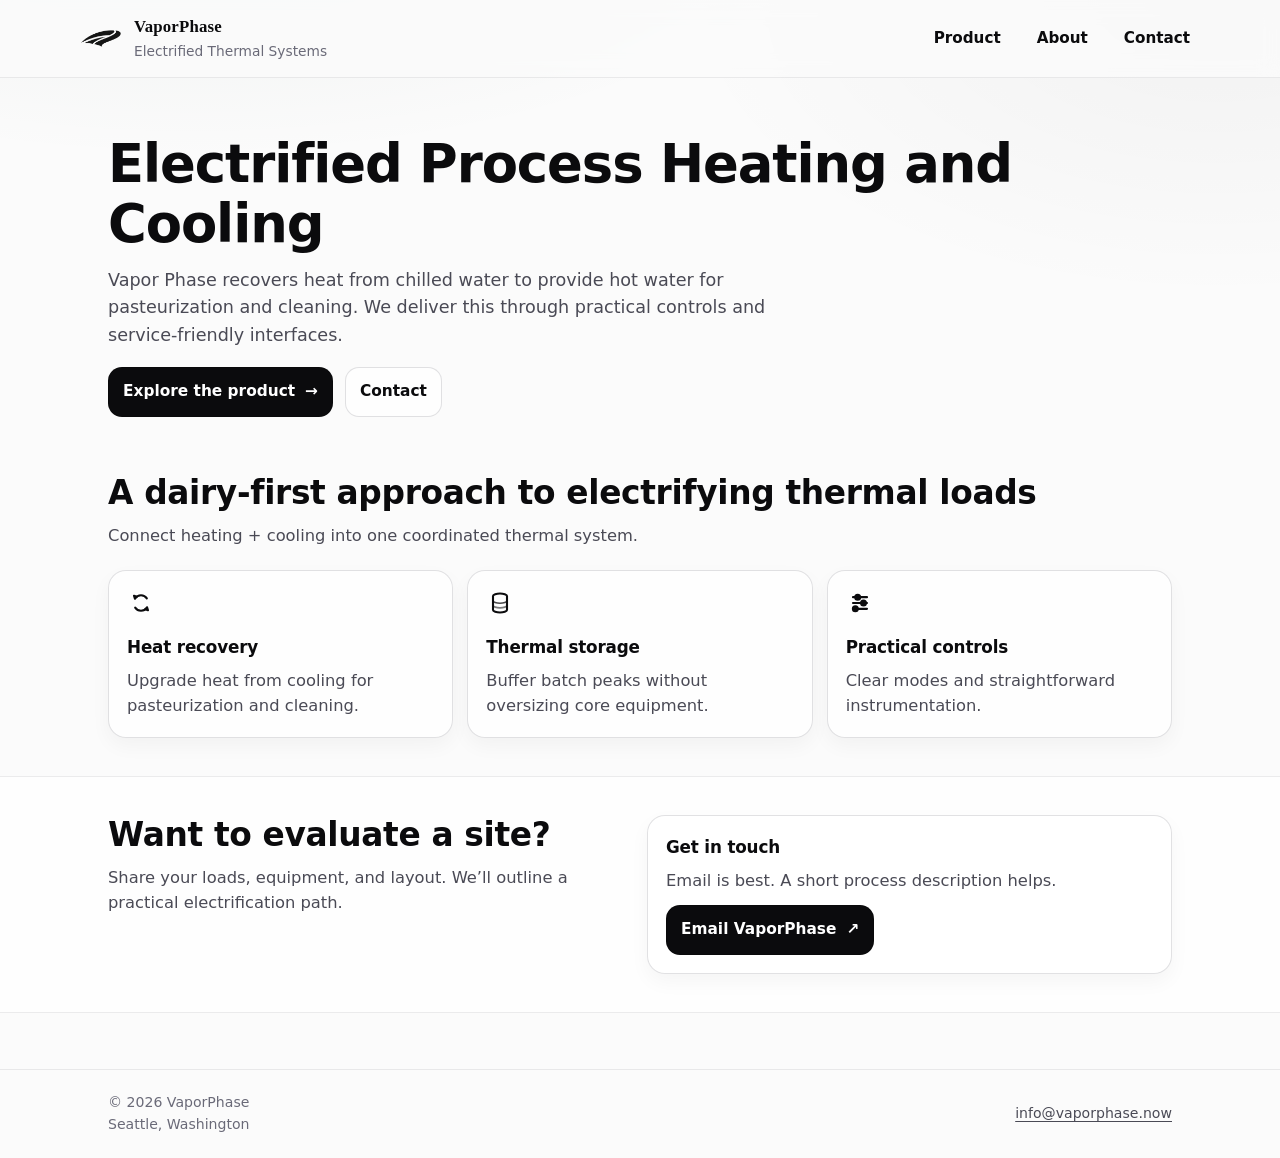
<file: index.html>
<!DOCTYPE html>

<html lang="en">
<head>
<meta charset="utf-8"/>
<meta content="width=device-width, initial-scale=1" name="viewport"/>
<meta content="VaporPhase builds electrified thermal systems, connecting process heat and chilling through heat recovery and thermal storage." name="description"/>
<link href="https://vaporphase.now/" rel="canonical"/>
<!-- Keep domain branding in metadata (not UI) -->
<meta content="VaporPhase.now" property="og:site_name"/>
<meta content="VaporPhase" property="og:title"/>
<meta content="VaporPhase builds electrified thermal systems for dairy processing, connecting process heat and chilling through heat recovery and thermal storage." property="og:description"/>
<meta content="https://vaporphase.now/" property="og:url"/>
<meta content="website" property="og:type"/>
<meta content="#fbfbfb" name="theme-color"/>
<meta content="index,follow" name="robots"/>
<link href="assets/favicon-32.png" rel="icon" sizes="32x32" type="image/png"/>
<link href="assets/favicon-64.png" rel="icon" sizes="64x64" type="image/png"/>
<link href="assets/style.css" rel="stylesheet"/>
</head>
<body>
<a class="skip-link" href="#content">Skip to content</a>


<header class="site-header" data-open="false">
<div class="container header-inner">
<a aria-label="VaporPhase home" class="brand" href="index.html">
<img alt="" aria-hidden="true" src="assets/stamp-160.png"/>
<span>
<span class="brand-name">VaporPhase</span>
<span class="brand-tag">Electrified Thermal Systems</span>
</span>
</a>
<button aria-label="Toggle navigation" class="nav-toggle" data-nav-toggle="" type="button">
<svg aria-hidden="true" focusable="false" viewbox="0 0 24 24">
<path d="M4 6h16M4 12h16M4 18h16" fill="none" stroke="currentColor" stroke-linecap="round" stroke-width="2"></path>
</svg>
<span style="font-weight:800;">Menu</span>
</button>
<nav aria-label="Primary navigation" class="nav">
<a class="" href="product.html">Product</a>
<a class="" href="about.html">About</a>
<a class="" href="contact.html">Contact</a>
</nav>
</div>
</header>
<main id="content">
<section class="hero">
<div class="container hero-grid solo">
<div>

<h1>Electrified Process Heating and Cooling</h1>
<p class="lead">Vapor Phase recovers heat from chilled water to provide hot water for pasteurization and cleaning. We deliver this through practical controls and service-friendly interfaces.</p>
<div class="actions">
<a class="btn btn-primary" href="product.html">
          Explore the product
          <span aria-hidden="true">→</span>
</a>
<a class="btn btn-secondary" href="contact.html">Contact</a>

</div>

</div>
</section>
<section class="section">
<div class="container">
<h2 class="section-title">A dairy-first approach to electrifying thermal loads</h2>
<p class="section-sub">Connect heating + cooling into one coordinated thermal system.</p>
<div class="grid-3">
<div class="card">
<svg aria-hidden="true" class="icon" viewbox="0 0 24 24">
<path d="M7 8a6 6 0 0 1 10 0" fill="none" stroke="currentColor" stroke-linecap="round" stroke-width="1.8"></path>
<path d="M17 16a6 6 0 0 1-10 0" fill="none" stroke="currentColor" stroke-linecap="round" stroke-width="1.8"></path>
<path d="M6.8 8.2 6 5.8l2.4.8" fill="none" stroke="currentColor" stroke-linecap="round" stroke-linejoin="round" stroke-width="1.8"></path>
<path d="M17.2 15.8 18 18.2l-2.4-.8" fill="none" stroke="currentColor" stroke-linecap="round" stroke-linejoin="round" stroke-width="1.8"></path>
</svg>
<h3>Heat recovery</h3>
<p>Upgrade heat from cooling for pasteurization and cleaning.</p>
</div>
<div class="card">
<svg aria-hidden="true" class="icon" viewbox="0 0 24 24">
<path d="M6 6c0-1.2 3-2.2 6-2.2S18 4.8 18 6v12c0 1.2-3 2.2-6 2.2S6 19.2 6 18V6Z" fill="none" stroke="currentColor" stroke-width="1.8"></path>
<path d="M6 10c0 1.2 3 2.2 6 2.2s6-1 6-2.2" fill="none" opacity="0.75" stroke="currentColor" stroke-width="1.4"></path>
<path d="M6 14c0 1.2 3 2.2 6 2.2s6-1 6-2.2" fill="none" opacity="0.55" stroke="currentColor" stroke-width="1.4"></path>
</svg>
<h3>Thermal storage</h3>
<p>Buffer batch peaks without oversizing core equipment.</p>
</div>
<div class="card">
<svg aria-hidden="true" class="icon" viewbox="0 0 24 24">
<path d="M6 7h12M6 12h12M6 17h12" fill="none" stroke="currentColor" stroke-linecap="round" stroke-width="1.8"></path>
<path d="M10 7v0M15 12v0M8 17v0" fill="none" stroke="currentColor" stroke-linecap="round" stroke-width="6"></path>
</svg>
<h3>Practical controls</h3>
<p>Clear modes and straightforward instrumentation.</p>
</div>
</div>
</section>
<section class="section band">
<div class="container split">
<div>
<h2 class="section-title">Want to evaluate a site?</h2>
<p class="section-sub">Share your loads, equipment, and layout. We’ll outline a practical electrification path.</p>
</div>
<div class="card">
<h3 style="margin:0 0 8px;">Get in touch</h3>
<p style="margin:0 0 12px;color:var(--muted);">Email is best. A short process description helps.</p>
<a class="btn btn-primary" href="mailto:info@vaporphase.now">
        Email VaporPhase
        <span aria-hidden="true">↗</span>
</a>
</div>
</div>
</section>
</main>
<footer class="footer">
<div class="container footer-grid">
<div>
<div class="tiny">© 2026 VaporPhase</div>
<div class="tiny">Seattle, Washington</div>
</div>
<div class="tiny">
<a href="mailto:info@vaporphase.now">info@vaporphase.now</a>
</div>
</div>
</footer>
<script defer="" src="assets/script.js"></script>
</body>
</html>
</file>
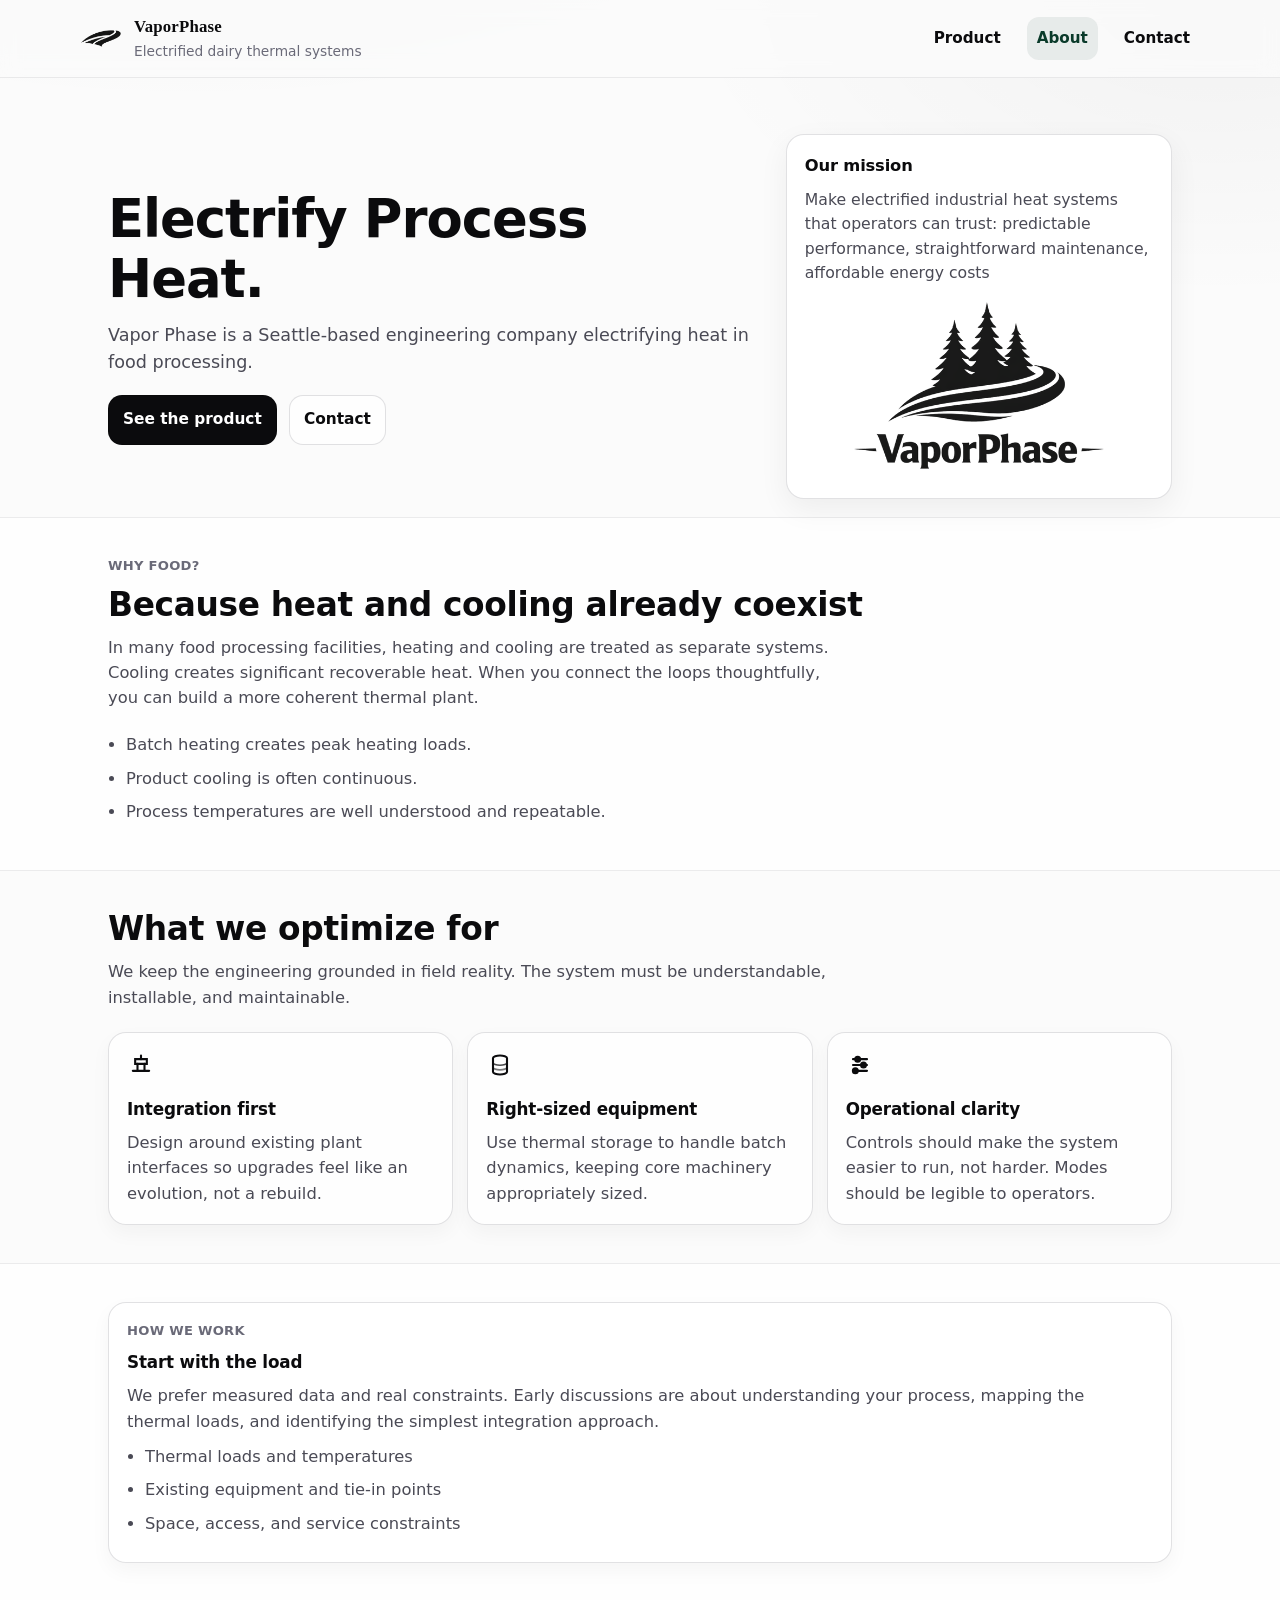
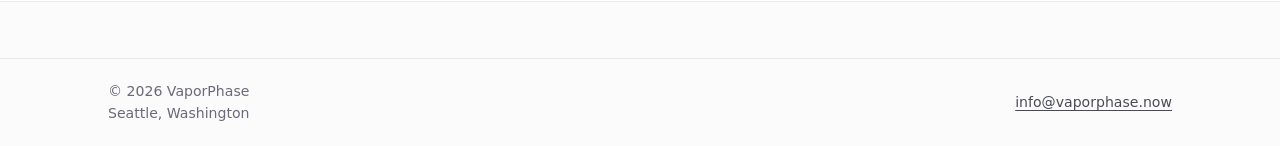
<file: about.html>
<!DOCTYPE html>

<html lang="en">
<head>
<meta charset="utf-8"/>
<meta content="width=device-width, initial-scale=1" name="viewport"/>
<title>About | VaporPhase</title>
<meta content="VaporPhase is a Seattle-based engineering effort focused on electrifying industrial heat, starting with dairy process heating and chilling." name="description"/>
<link href="https://vaporphase.now/about.html" rel="canonical"/>
<!-- Keep domain branding in metadata (not UI) -->
<meta content="VaporPhase.now" property="og:site_name"/>
<meta content="About" property="og:title"/>
<meta content="VaporPhase is a Seattle-based engineering effort focused on electrifying industrial heat, starting with dairy process heating and chilling." property="og:description"/>
<meta content="https://vaporphase.now/about.html" property="og:url"/>
<meta content="website" property="og:type"/>
<meta content="#fbfbfb" name="theme-color"/>
<meta content="index,follow" name="robots"/>
<link href="assets/favicon-32.png" rel="icon" sizes="32x32" type="image/png"/>
<link href="assets/favicon-64.png" rel="icon" sizes="64x64" type="image/png"/>
<link href="assets/style.css" rel="stylesheet"/>
</head>
<body>
<a class="skip-link" href="#content">Skip to content</a>
<header class="site-header" data-open="false">
<div class="container header-inner">
<a aria-label="VaporPhase home" class="brand" href="index.html">
<img alt="" aria-hidden="true" src="assets/stamp-160.png"/>
<span>
<span class="brand-name">VaporPhase</span>
<span class="brand-tag">Electrified dairy thermal systems</span>
</span>
</a>
<button aria-label="Toggle navigation" class="nav-toggle" data-nav-toggle="" type="button">
<svg aria-hidden="true" focusable="false" viewbox="0 0 24 24">
<path d="M4 6h16M4 12h16M4 18h16" fill="none" stroke="currentColor" stroke-linecap="round" stroke-width="2"></path>
</svg>
<span style="font-weight:800;">Menu</span>
</button>
<nav aria-label="Primary navigation" class="nav">
<a class="" href="product.html">Product</a>
<a class="active" href="about.html">About</a>
<a class="" href="contact.html">Contact</a>
</nav>
</div>
</header>
<main id="content">
<section class="hero">
<div class="container hero-grid">
<div>
<h1>Electrify Process Heat.</h1>
<p class="lead">
        Vapor Phase is a Seattle-based engineering company electrifying heat in food processing.
      </p>
<div class="actions">
<a class="btn btn-primary" href="product.html">See the product</a>
<a class="btn btn-secondary" href="contact.html">Contact</a>
</div>
</div>

<div class="hero-card">
<div class="mini-title">Our mission</div>
<p>
        Make electrified industrial heat systems that operators can trust: predictable performance, straightforward
        maintenance, affordable energy costs
      </p>
<div aria-hidden="true" class="hero-logo">
<img alt="" loading="lazy" src="assets/logo-full-480.png"/>
</div>
</div>
</section>

<section class="section band">
<div class="container">
<div>
<div class="kicker">Why Food?</div>
<h2 class="section-title">Because heat and cooling already coexist</h2>
<p class="section-sub">
        In many food processing facilities, heating and cooling are treated as separate systems. Cooling creates significant recoverable heat.
        When you connect the loops thoughtfully, you can build a more coherent thermal plant.
      </p>
<ul class="list">
<li>Batch heating creates peak heating loads.</li>
<li>Product cooling is often continuous.</li>
<li>Process temperatures are well understood and repeatable.</li>
</ul>
</div>

</div>
</section>
<section class="section">
<div class="container">
<h2 class="section-title">What we optimize for</h2>
<p class="section-sub">
      We keep the engineering grounded in field reality. The system must be understandable, installable, and maintainable.
    </p>
<div class="grid-3">
<div class="card">
<svg aria-hidden="true" class="icon" viewbox="0 0 24 24">
<path d="M7 7h10v4H7V7Z" fill="none" stroke="currentColor" stroke-width="1.8"></path>
<path d="M9 11v6m6-6v6" fill="none" stroke="currentColor" stroke-linecap="round" stroke-width="1.8"></path>
<path d="M5 17h14" fill="none" stroke="currentColor" stroke-linecap="round" stroke-width="1.8"></path>
<path d="M12 7V4" fill="none" stroke="currentColor" stroke-linecap="round" stroke-width="1.8"></path>
</svg>
<h3>Integration first</h3>
<p>Design around existing plant interfaces so upgrades feel like an evolution, not a rebuild.</p>
</div>
<div class="card">
<svg aria-hidden="true" class="icon" viewbox="0 0 24 24">
<path d="M6 6c0-1.2 3-2.2 6-2.2S18 4.8 18 6v12c0 1.2-3 2.2-6 2.2S6 19.2 6 18V6Z" fill="none" stroke="currentColor" stroke-width="1.8"></path>
<path d="M6 10c0 1.2 3 2.2 6 2.2s6-1 6-2.2" fill="none" opacity="0.75" stroke="currentColor" stroke-width="1.4"></path>
<path d="M6 14c0 1.2 3 2.2 6 2.2s6-1 6-2.2" fill="none" opacity="0.55" stroke="currentColor" stroke-width="1.4"></path>
</svg>
<h3>Right-sized equipment</h3>
<p>Use thermal storage to handle batch dynamics, keeping core machinery appropriately sized.</p>
</div>
<div class="card">
<svg aria-hidden="true" class="icon" viewbox="0 0 24 24">
<path d="M6 7h12M6 12h12M6 17h12" fill="none" stroke="currentColor" stroke-linecap="round" stroke-width="1.8"></path>
<path d="M10 7v0M15 12v0M8 17v0" fill="none" stroke="currentColor" stroke-linecap="round" stroke-width="6"></path>
</svg>
<h3>Operational clarity</h3>
<p>Controls should make the system easier to run, not harder. Modes should be legible to operators.</p>
</div>
</div>
</div>
</section>
<section class="section band">
<div class="container">
<div class="card">
<div class="kicker">How we work</div>
<h3 style="margin-top:0;">Start with the load</h3>
<p>
        We prefer measured data and real constraints. Early discussions are about understanding your
        process, mapping the thermal loads, and identifying the simplest integration approach.
      </p>
<ul class="list">
<li>Thermal loads and temperatures</li>
<li>Existing equipment and tie-in points</li>
<li>Space, access, and service constraints</li>
</ul>
</div>

</div>
</section>
</main>

<footer class="footer">
<div class="container footer-grid">
<div>
<div class="tiny">© 2026 VaporPhase</div>
<div class="tiny">Seattle, Washington</div>
</div>
<div class="tiny">
<a href="mailto:info@vaporphase.now">info@vaporphase.now</a>
</div>
</div>
</footer>
<script defer="" src="assets/script.js"></script>
</body>
</html>
</file>
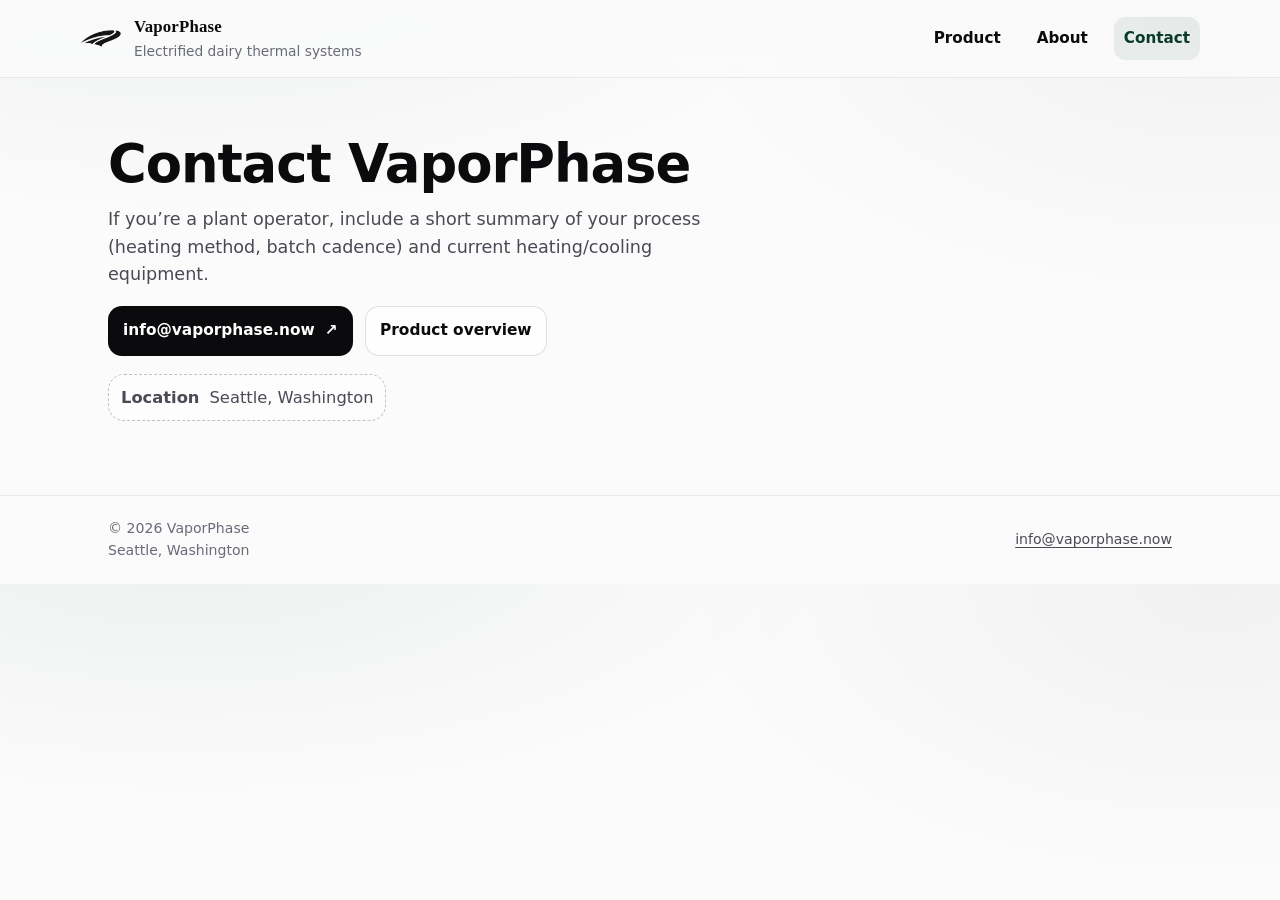
<file: contact.html>
<!DOCTYPE html>

<html lang="en">
<head>
<meta charset="utf-8"/>
<meta content="width=device-width, initial-scale=1" name="viewport"/>
<title>Contact | VaporPhase</title>
<meta content="Contact VaporPhase (Seattle, Washington). Email: info@vaporphase.now" name="description"/>
<link href="https://vaporphase.now/contact.html" rel="canonical"/>
<!-- Keep domain branding in metadata (not UI) -->
<meta content="VaporPhase.now" property="og:site_name"/>
<meta content="Contact" property="og:title"/>
<meta content="Contact VaporPhase (Seattle, Washington). Email: info@vaporphase.now" property="og:description"/>
<meta content="https://vaporphase.now/contact.html" property="og:url"/>
<meta content="website" property="og:type"/>
<meta content="#fbfbfb" name="theme-color"/>
<meta content="index,follow" name="robots"/>
<link href="assets/favicon-32.png" rel="icon" sizes="32x32" type="image/png"/>
<link href="assets/favicon-64.png" rel="icon" sizes="64x64" type="image/png"/>
<link href="assets/style.css" rel="stylesheet"/>
</head>
<body>
<a class="skip-link" href="#content">Skip to content</a>
<header class="site-header" data-open="false">
<div class="container header-inner">
<a aria-label="VaporPhase home" class="brand" href="index.html">
<img alt="" aria-hidden="true" src="assets/stamp-160.png"/>
<span>
<span class="brand-name">VaporPhase</span>
<span class="brand-tag">Electrified dairy thermal systems</span>
</span>
</a>
<button aria-label="Toggle navigation" class="nav-toggle" data-nav-toggle="" type="button">
<svg aria-hidden="true" focusable="false" viewbox="0 0 24 24">
<path d="M4 6h16M4 12h16M4 18h16" fill="none" stroke="currentColor" stroke-linecap="round" stroke-width="2"></path>
</svg>
<span style="font-weight:800;">Menu</span>
</button>
<nav aria-label="Primary navigation" class="nav">
<a class="" href="product.html">Product</a>
<a class="" href="about.html">About</a>
<a class="active" href="contact.html">Contact</a>
</nav>
</div>
</header>
<main id="content">
<section class="hero">
<div class="container hero-grid">
<div>
<h1>Contact VaporPhase</h1>
<p class="lead">
        If you’re a plant operator, include a short summary of your process
        (heating method, batch cadence) and current heating/cooling equipment.
      </p>
<div class="actions">
<a class="btn btn-primary" href="mailto:info@vaporphase.now">
          info@vaporphase.now
          <span aria-hidden="true">↗</span>
</a>
<a class="btn btn-secondary" href="product.html">Product overview</a>
</div>
<div style="margin-top:18px;">
<span class="badge"><strong>Location</strong> Seattle, Washington</span>
</div>
</div>
</div>
</section>

</main>
<footer class="footer">
<div class="container footer-grid">
<div>
<div class="tiny">© 2026 VaporPhase</div>
<div class="tiny">Seattle, Washington</div>
</div>
<div class="tiny">
<a href="mailto:info@vaporphase.now">info@vaporphase.now</a>
</div>
</div>
</footer>
<script defer="" src="assets/script.js"></script>
</body>
</html>
</file>
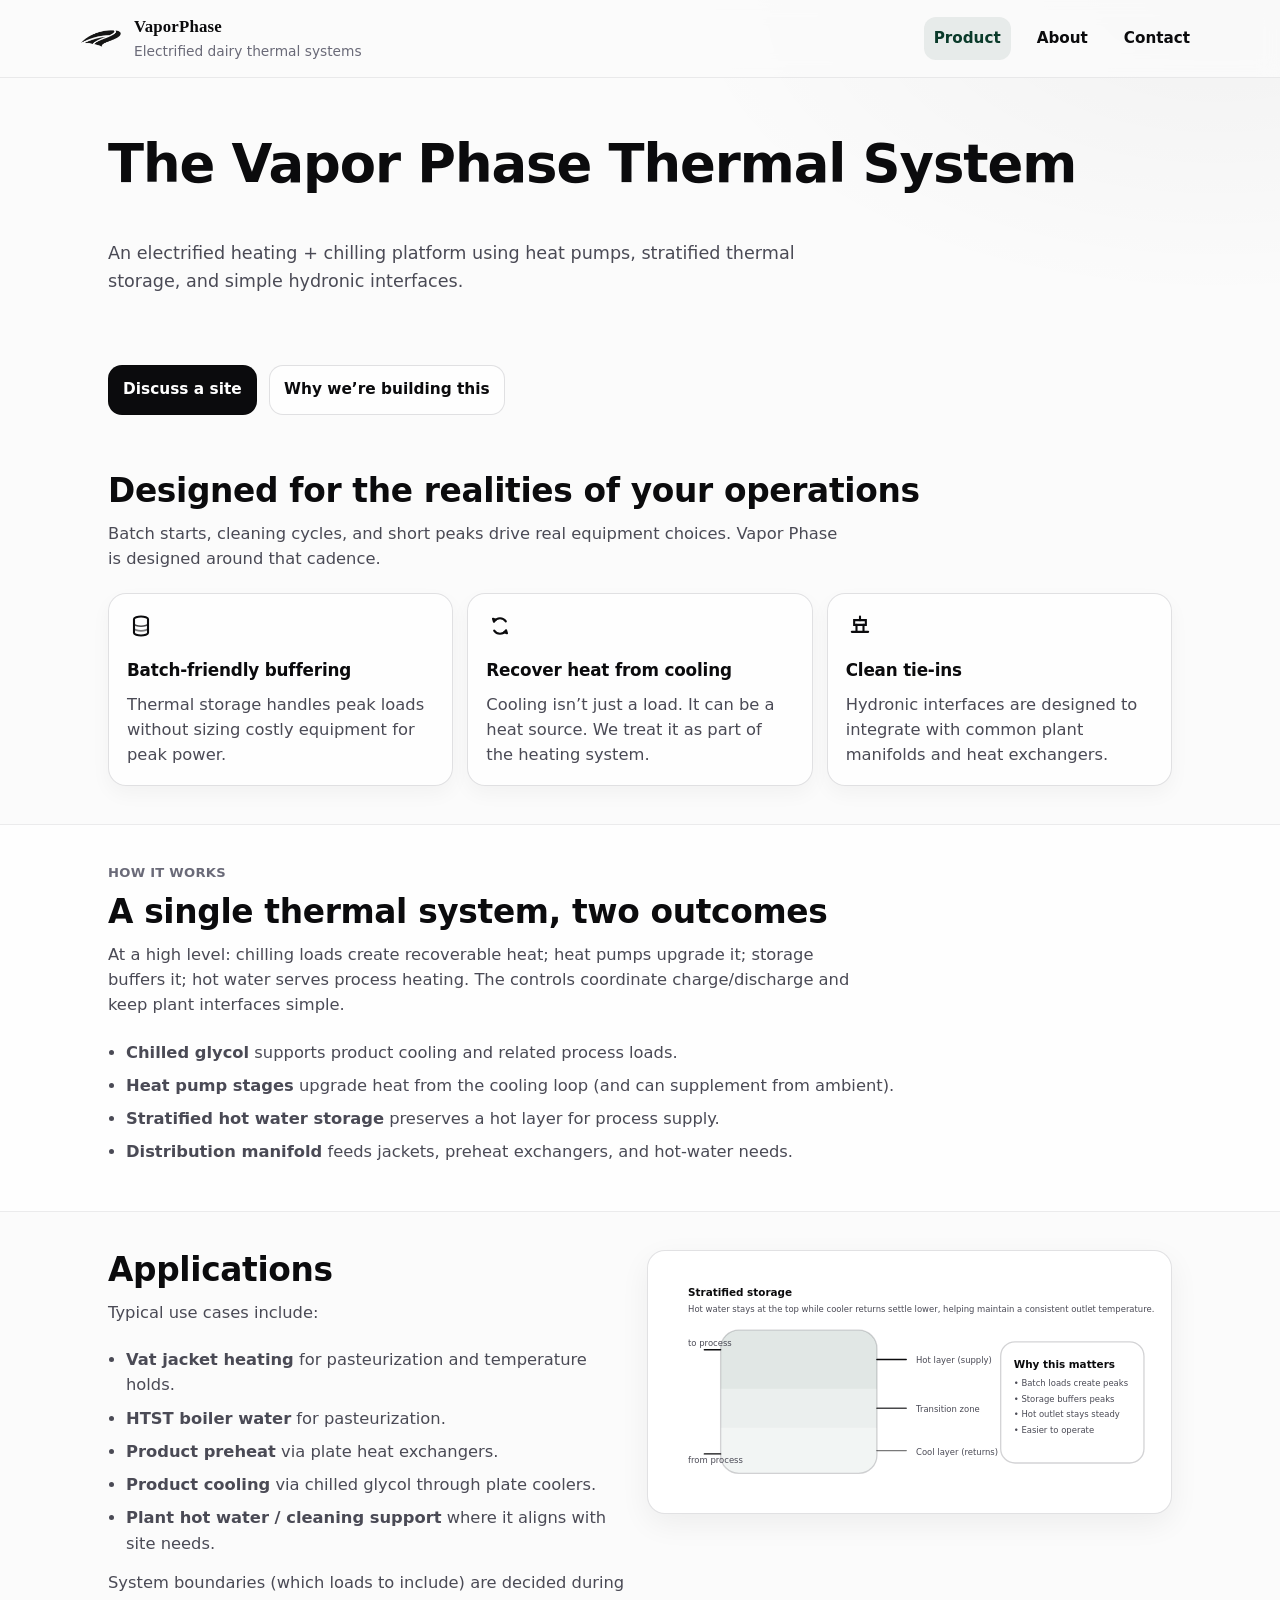
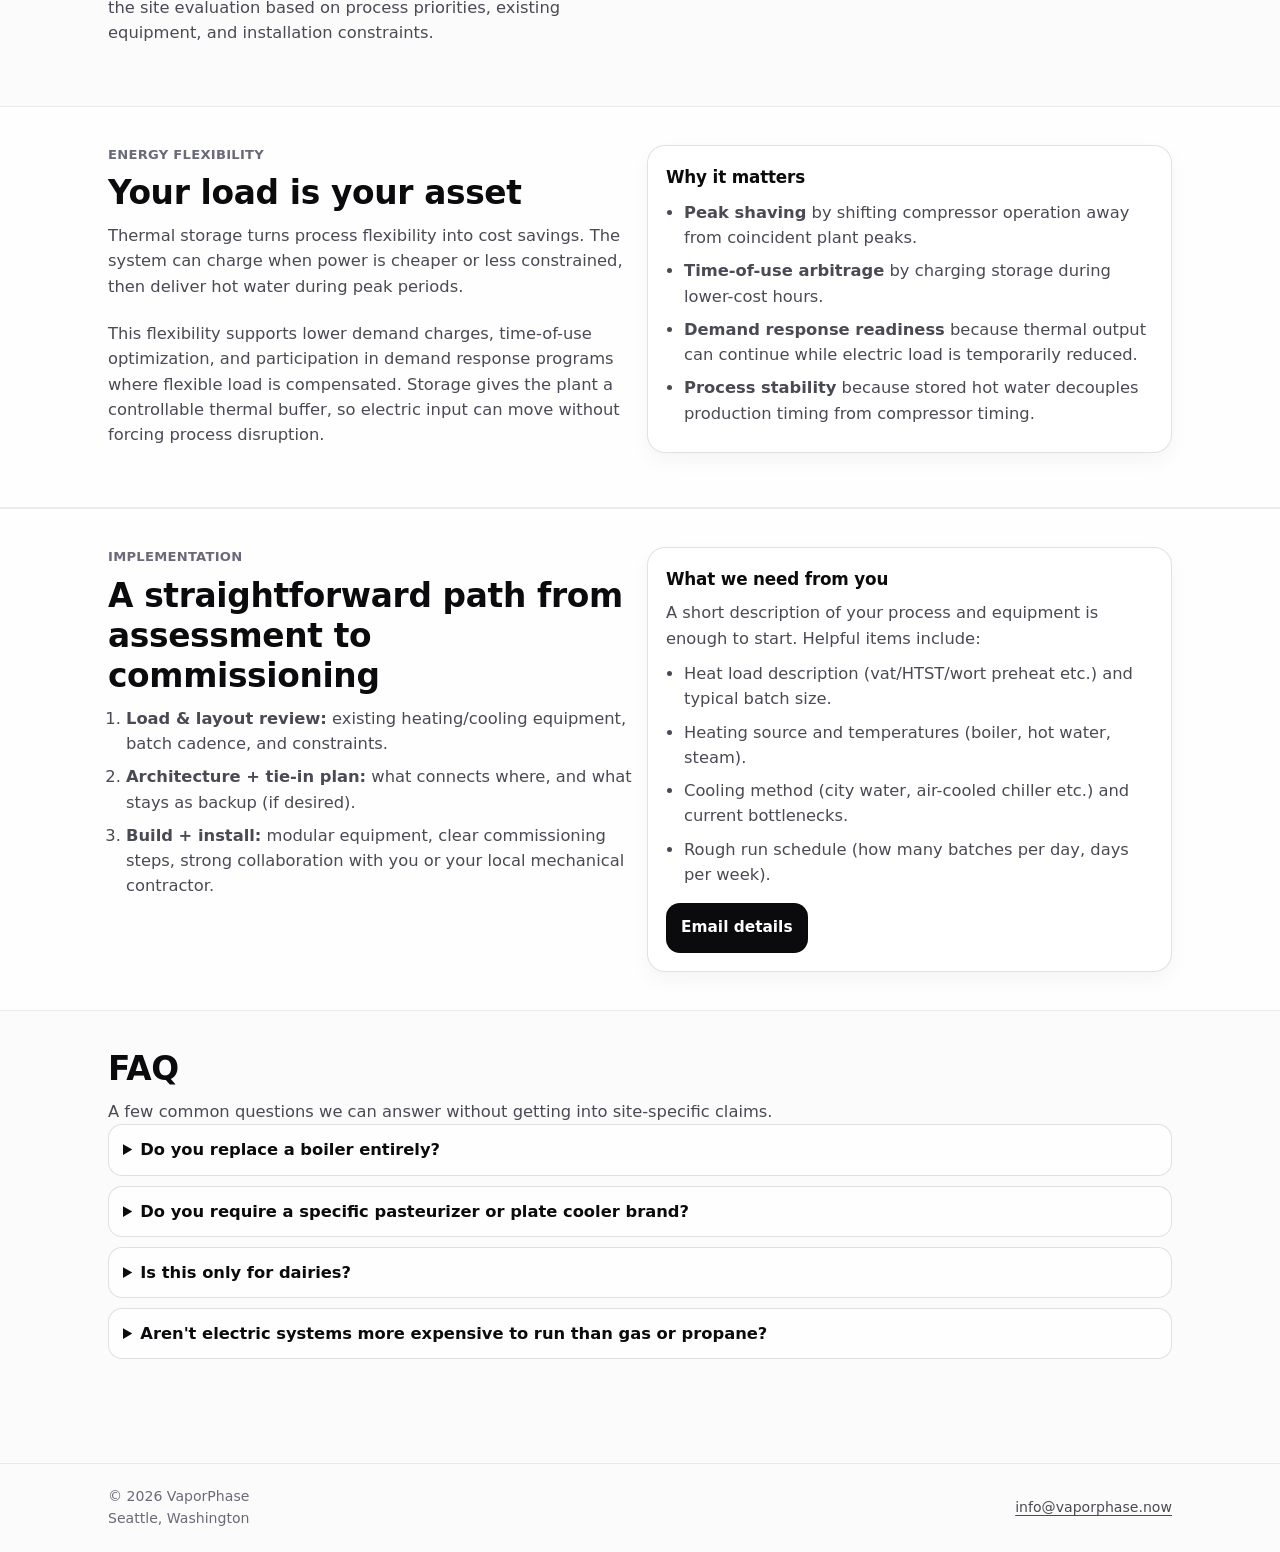
<file: product.html>
<!DOCTYPE html>

<html lang="en">
<head>
<meta charset="utf-8"/>
<meta content="width=device-width, initial-scale=1" name="viewport"/>
<title>Product | Vapor Phase</title>
<meta content="The VaporPhase Dairy Thermal System: electrified heating + chilling for dairies using heat recovery, stratified thermal storage, and heat pumps." name="description"/>
<link href="https://vaporphase.now/product.html" rel="canonical"/>
<!-- Keep domain branding in metadata (not UI) -->
<meta content="VaporPhase.now" property="og:site_name"/>
<meta content="Product" property="og:title"/>
<meta content="The VaporPhase Dairy Thermal System: electrified heating + chilling for dairies using heat recovery, stratified thermal storage, and heat pumps." property="og:description"/>
<meta content="https://vaporphase.now/product.html" property="og:url"/>
<meta content="website" property="og:type"/>
<meta content="#fbfbfb" name="theme-color"/>
<meta content="index,follow" name="robots"/>
<link href="assets/favicon-32.png" rel="icon" sizes="32x32" type="image/png"/>
<link href="assets/favicon-64.png" rel="icon" sizes="64x64" type="image/png"/>
<link href="assets/style.css" rel="stylesheet"/>
</head>
<body>
<a class="skip-link" href="#content">Skip to content</a>
<header class="site-header" data-open="false">
<div class="container header-inner">
<a aria-label="VaporPhase home" class="brand" href="index.html">
<img alt="" aria-hidden="true" src="assets/stamp-160.png"/>
<span>
<span class="brand-name">VaporPhase</span>
<span class="brand-tag">Electrified dairy thermal systems</span>
</span>
</a>
<button aria-label="Toggle navigation" class="nav-toggle" data-nav-toggle="" type="button">
<svg aria-hidden="true" focusable="false" viewbox="0 0 24 24">
<path d="M4 6h16M4 12h16M4 18h16" fill="none" stroke="currentColor" stroke-linecap="round" stroke-width="2"></path>
</svg>
<span style="font-weight:800;">Menu</span>
</button>
<nav aria-label="Primary navigation" class="nav">
<a class="active" href="product.html">Product</a>
<a class="" href="about.html">About</a>
<a class="" href="contact.html">Contact</a>
</nav>
</div>
</header>
<main id="content">
<section class="hero">
<div class="container hero-grid solo">
<h1>The Vapor Phase Thermal System</h1>
<p class="lead">An electrified heating + chilling platform using heat pumps, stratified thermal storage, and simple hydronic interfaces.</p>
<div class="actions">
<a class="btn btn-primary" href="contact.html">Discuss a site</a>
<a class="btn btn-secondary" href="about.html">Why we’re building this</a>
</div>
</div>

</div>
</section>
<section class="section">
<div class="container">
<h2 class="section-title">Designed for the realities of your operations</h2>
<p class="section-sub">
        Batch starts, cleaning cycles, and short peaks drive real equipment choices. Vapor Phase is designed around that cadence.
    </p>
<div class="grid-3">
<div class="card">
<svg aria-hidden="true" class="icon" viewbox="0 0 24 24">
<path d="M6 6c0-1.2 3-2.2 6-2.2S18 4.8 18 6v12c0 1.2-3 2.2-6 2.2S6 19.2 6 18V6Z" fill="none" stroke="currentColor" stroke-width="1.8"></path>
<path d="M6 10c0 1.2 3 2.2 6 2.2s6-1 6-2.2" fill="none" opacity="0.75" stroke="currentColor" stroke-width="1.4"></path>
<path d="M6 14c0 1.2 3 2.2 6 2.2s6-1 6-2.2" fill="none" opacity="0.55" stroke="currentColor" stroke-width="1.4"></path>
</svg>
<h3>Batch-friendly buffering</h3>
<p>Thermal storage handles peak loads without sizing costly equipment for peak power.</p>
</div>
<div class="card">
<svg aria-hidden="true" class="icon" viewbox="0 0 24 24">
<path d="M7 8a6 6 0 0 1 10 0" fill="none" stroke="currentColor" stroke-linecap="round" stroke-width="1.8"></path>
<path d="M17 16a6 6 0 0 1-10 0" fill="none" stroke="currentColor" stroke-linecap="round" stroke-width="1.8"></path>
<path d="M6.8 8.2 6 5.8l2.4.8" fill="none" stroke="currentColor" stroke-linecap="round" stroke-linejoin="round" stroke-width="1.8"></path>
<path d="M17.2 15.8 18 18.2l-2.4-.8" fill="none" stroke="currentColor" stroke-linecap="round" stroke-linejoin="round" stroke-width="1.8"></path>
</svg>
<h3>Recover heat from cooling</h3>
<p>Cooling isn’t just a load. It can be a heat source. We treat it as part of the heating system.</p>
</div>
<div class="card">
<svg aria-hidden="true" class="icon" viewbox="0 0 24 24">
<path d="M7 7h10v4H7V7Z" fill="none" stroke="currentColor" stroke-width="1.8"></path>
<path d="M9 11v6m6-6v6" fill="none" stroke="currentColor" stroke-linecap="round" stroke-width="1.8"></path>
<path d="M5 17h14" fill="none" stroke="currentColor" stroke-linecap="round" stroke-width="1.8"></path>
<path d="M12 7V4" fill="none" stroke="currentColor" stroke-linecap="round" stroke-width="1.8"></path>
</svg>
<h3>Clean tie-ins</h3>
<p>Hydronic interfaces are designed to integrate with common plant manifolds and heat exchangers.</p>
</div>
</div>
</div>
</section>
<section class="section band">
<div class="container">
<div>
<div class="kicker">How it works</div>
<h2 class="section-title">A single thermal system, two outcomes</h2>
<p class="section-sub">
        At a high level: chilling loads create recoverable heat; heat pumps upgrade it; storage buffers it; hot water
        serves process heating. The controls coordinate charge/discharge and keep plant interfaces simple.
      </p>
<ul class="list">
<li><strong>Chilled glycol</strong> supports product cooling and related process loads.</li>
<li><strong>Heat pump stages</strong> upgrade heat from the cooling loop (and can supplement from ambient).</li>
<li><strong>Stratified hot water storage</strong> preserves a hot layer for process supply.</li>
<li><strong>Distribution manifold</strong> feeds jackets, preheat exchangers, and hot-water needs.</li>
</ul>
</div>

</div>
</section>
<section class="section">
<div class="container split">
<div>
<h2 class="section-title">Applications</h2>
<p class="section-sub">
        Typical use cases include:
      </p>
<ul class="list">
<li><strong>Vat jacket heating</strong> for pasteurization and temperature holds.</li>
<li><strong>HTST boiler water</strong> for pasteurization.</li>
<li><strong>Product preheat</strong> via plate heat exchangers.</li>
<li><strong>Product cooling</strong> via chilled glycol through plate coolers.</li>
<li><strong>Plant hot water / cleaning support</strong> where it aligns with site needs.</li>
</ul>
<p class="section-sub" style="margin-top:14px;">
        System boundaries (which loads to include) are decided during the site evaluation based on process priorities,
        existing equipment, and installation constraints.
      </p>
</div>
<div class="diagram">
<svg aria-label="Illustration of a stratified thermal storage tank with distinct temperature layers." role="img" viewBox="0 0 760 360">
<defs>
<style>
      .tank{fill:#fff;stroke:rgba(15,15,25,0.18);stroke-width:2}
      .line{stroke:#0b0b0d;stroke-width:2.2;fill:none;stroke-linecap:round}
      .t{font: 700 16px ui-sans-serif, system-ui; fill:#0b0b0d}
      .s{font: 500 13px ui-sans-serif, system-ui; fill:#4a4a55}
      .layer1{fill:rgba(10,58,42,0.12)}
      .layer2{fill:rgba(10,58,42,0.08)}
      .layer3{fill:rgba(10,58,42,0.05)}
    </style>
<clipPath id="tankClip">
  <rect x="90" y="100" width="240" height="220" rx="28" ry="28"></rect>
</clipPath>
</defs>
<text class="t" x="40" y="48">Stratified storage</text>
<text class="s" x="40" y="72">Hot water stays at the top while cooler returns settle lower, helping maintain a consistent outlet temperature.</text>

<!-- Tank outline -->
<rect class="tank" x="90" y="100" width="240" height="220" rx="28" ry="28"></rect>

<!-- Layers, clipped to the rounded tank so nothing "pokes out" -->
<g clip-path="url(#tankClip)">
  <rect class="layer1" x="90" y="100" width="240" height="90"></rect>
  <rect class="layer2" x="90" y="190" width="240" height="60"></rect>
  <rect class="layer3" x="90" y="250" width="240" height="70"></rect>
</g>

<!-- Layer callouts -->
<path class="line" d="M330 145h45"></path>
<path class="line" d="M330 220h45" opacity="0.75"></path>
<path class="line" d="M330 285h45" opacity="0.55"></path>
<text class="s" x="390" y="151">Hot layer (supply)</text>
<text class="s" x="390" y="226">Transition zone</text>
<text class="s" x="390" y="291">Cool layer (returns)</text>

<!-- Simple inlet/outlet -->
<path class="line" d="M65 130h25"></path>
<path class="line" d="M65 290h25"></path>
<text class="s" x="40" y="124">to process</text>
<text class="s" x="40" y="304">from process</text>

<!-- Why this matters box -->
<rect class="tank" x="520" y="118" width="220" height="186" rx="22" ry="22"></rect>
<text class="t" x="540" y="158">Why this matters</text>
<text class="s" x="540" y="186">• Batch loads create peaks</text>
<text class="s" x="540" y="210">• Storage buffers peaks</text>
<text class="s" x="540" y="234">• Hot outlet stays steady</text>
<text class="s" x="540" y="258">• Easier to operate</text>
</svg>
</div>
</div>
</section>
<section class="section band">
  <div class="container split">
    <div>
      <div class="kicker">Energy flexibility</div>
      <h2 class="section-title">Your load is your asset</h2>
      <p class="section-sub">
        Thermal storage turns process flexibility into cost savings. The system can charge when power is cheaper or less constrained, then deliver hot water during peak periods.
      </p>
      <p class="section-sub">
        This flexibility supports lower demand charges, time-of-use optimization, and participation in demand response programs where flexible load is compensated. Storage gives the plant a controllable thermal buffer, so electric input can move without forcing process disruption.
      </p>
    </div>
    <div class="card">
      <h3 style="margin-top:0;">Why it matters</h3>
      <ul class="list">
        <li><strong>Peak shaving</strong> by shifting compressor operation away from coincident plant peaks.</li>
        <li><strong>Time-of-use arbitrage</strong> by charging storage during lower-cost hours.</li>
        <li><strong>Demand response readiness</strong> because thermal output can continue while electric load is temporarily reduced.</li>
        <li><strong>Process stability</strong> because stored hot water decouples production timing from compressor timing.</li>
      </ul>
    </div>
  </div>
</section>

<section class="section band">
<div class="container split">
<div>
<div class="kicker">Implementation</div>
<h2 class="section-title">A straightforward path from assessment to commissioning</h2>
<ol class="list">
<li><strong>Load &amp; layout review:</strong> existing heating/cooling equipment, batch cadence, and constraints.</li>
<li><strong>Architecture + tie-in plan:</strong> what connects where, and what stays as backup (if desired).</li>
<li><strong>Build + install:</strong> modular equipment, clear commissioning steps, strong collaboration with you or your local mechanical contractor.</li>
</ol>
</div>
<div class="card">
<h3 style="margin-top:0;">What we need from you</h3>
<p style="margin:0;color:var(--muted);">
        A short description of your process and equipment is enough to start. Helpful items include:
      </p>
<ul class="list">
<li>Heat load description (vat/HTST/wort preheat etc.) and typical batch size.</li>
<li>Heating source and temperatures (boiler, hot water, steam).</li>
<li>Cooling method (city water, air-cooled chiller etc.) and current bottlenecks.</li>
<li>Rough run schedule (how many batches per day, days per week).</li>
</ul>
<div class="actions" style="margin-top:16px;">
<a class="btn btn-primary" href="mailto:info@vaporphase.now">Email details</a>
</div>
</div>
</div>
</section>
<section class="section">
<div class="container faq">
<h2 class="section-title">FAQ</h2>
<p class="section-sub">A few common questions we can answer without getting into site-specific claims.</p>
<details>
<summary>Do you replace a boiler entirely?</summary>
<p>
        It depends on the site. Some facilities prefer an electrified primary system with a legacy boiler retained as a
        backup. The tie-in plan is part of the initial design conversation.
      </p>
</details>
<details>
<summary>Do you require a specific pasteurizer or plate cooler brand?</summary>
<p>
        No. The goal is to interface to your existing hydronic manifolds where possible, keeping
        the plant-side equipment choices flexible.
      </p>
</details>
<details>
<summary>Is this only for dairies?</summary>
<p>
        Dairies commonly have both heating and cooling loads in a batch cadence. The
        same architecture can extend to other food and beverage processes with similar thermal profiles.
      </p>
</details>
<details>
<summary>Aren't electric systems more expensive to run than gas or propane?</summary>
<p>
        When you combine chilled glycol and hot process water, the system can recover heat that would otherwise be rejected. Economics are site-dependent but we typically see 40% total energy savings.
      </p>
</details>
</div>
</section>
</main>
<footer class="footer">
<div class="container footer-grid">
<div>
<div class="tiny">© 2026 VaporPhase</div>
<div class="tiny">Seattle, Washington</div>
</div>
<div class="tiny">
<a href="mailto:info@vaporphase.now">info@vaporphase.now</a>
</div>
</div>
</footer>
<script defer="" src="assets/script.js"></script>
</body>
</html>
</file>
<file: assets/style.css>
/* VaporPhase – minimal, responsive, monochrome-first site
   Built as static HTML. */

:root{
  --bg: #fbfbfb;
  --surface: #ffffff;
  --ink: #0b0b0d;
  --muted: #4a4a55;
  --muted-2: #6a6a78;
  --border: rgba(15, 15, 25, 0.12);
  --border-2: rgba(15, 15, 25, 0.08);
  --shadow: 0 10px 30px rgba(0,0,0,0.06);
  --radius: 18px;

  --max: 1120px;
  --pad: clamp(18px, 3vw, 28px);

  --sans: ui-sans-serif, system-ui, -apple-system, Segoe UI, Roboto, Helvetica, Arial, "Apple Color Emoji", "Segoe UI Emoji";
  --serif: ui-serif, Georgia, "Times New Roman", Times, serif;

  --h1: clamp(2.05rem, 4.6vw, 3.3rem);
  --h2: clamp(1.45rem, 2.6vw, 2.05rem);
  --h3: 1.1rem;
  --p: 1.02rem;

  --leading: 1.55;
  --tight: 1.15;

  /* one restrained accent for links/buttons */
  --accent: #0a3a2a; /* deep evergreen */
  --accent-2: #0d5a40;
}

*{ box-sizing: border-box; }
html{ scroll-behavior: smooth; }
body{
  margin: 0;
  font-family: var(--sans);
  font-size: var(--p);
  line-height: var(--leading);
  color: var(--ink);
  background: radial-gradient(1200px 500px at 15% -10%, rgba(10,58,42,0.06), transparent 55%),
              radial-gradient(900px 500px at 95% 0%, rgba(0,0,0,0.04), transparent 60%),
              var(--bg);
}

img{ max-width: 100%; height: auto; display: block; }
a{ color: var(--accent); text-decoration-thickness: 1px; text-underline-offset: 3px; }
a:hover{ color: var(--accent-2); }

.container{
  max-width: var(--max);
  margin: 0 auto;
  padding: 0 var(--pad);
}

.skip-link{
  position: absolute;
  top: 10px;
  left: -999px;
  background: var(--ink);
  color: #fff;
  padding: 10px 12px;
  border-radius: 10px;
  z-index: 999;
}
.skip-link:focus{ left: 10px; }

header.site-header{
  position: sticky;
  top: 0;
  z-index: 50;
  backdrop-filter: blur(10px);
  background: color-mix(in srgb, var(--bg) 84%, transparent);
  border-bottom: 1px solid var(--border-2);
}

.header-inner{
  display: flex;
  align-items: center;
  justify-content: space-between;
  gap: 18px;
  padding: 14px 0;
}

.brand{
  display: inline-flex;
  align-items: center;
  gap: 12px;
  text-decoration: none;
  color: var(--ink);
}
.brand:hover{ color: var(--ink); }

.brand img{
  width: 42px;
  height: auto;
}

.brand .brand-name{
  font-family: var(--serif);
  font-weight: 700;
  letter-spacing: 0.01em;
  font-size: 1.05rem;
  line-height: 1;
}
.brand .brand-tag{
  display: block;
  font-family: var(--sans);
  font-weight: 500;
  font-size: 0.86rem;
  color: var(--muted-2);
  margin-top: 2px;
}

.nav{
  display: flex;
  align-items: center;
  gap: 16px;
}

.nav a{
  color: var(--ink);
  text-decoration: none;
  font-weight: 600;
  font-size: 0.95rem;
  padding: 10px 10px;
  border-radius: 12px;
}
.nav a:hover{
  background: rgba(0,0,0,0.04);
}
.nav a.active{
  background: rgba(10,58,42,0.08);
  color: var(--accent);
}

.nav-toggle{
  display: none;
  background: transparent;
  border: 1px solid var(--border);
  border-radius: 12px;
  padding: 10px 12px;
  cursor: pointer;
  color: var(--ink);
}
.nav-toggle:focus{ outline: 3px solid rgba(10,58,42,0.25); outline-offset: 2px; }
.nav-toggle svg{ width: 18px; height: 18px; display: block; }

@media (max-width: 820px){
  .nav-toggle{ display: inline-flex; align-items: center; gap: 10px; }
  .nav{
    position: absolute;
    right: var(--pad);
    top: 64px;
    display: none;
    flex-direction: column;
    align-items: stretch;
    gap: 6px;
    min-width: 220px;
    padding: 10px;
    background: var(--surface);
    border: 1px solid var(--border);
    border-radius: 16px;
    box-shadow: var(--shadow);
  }
  header.site-header[data-open="true"] .nav{ display: flex; }
  .nav a{ padding: 10px 12px; }
}

main{ padding: 28px 0 56px; }

.hero{
  padding: 28px 0 18px;
}
.hero-grid{
  display: grid;
  grid-template-columns: 1.25fr 0.75fr;
  gap: clamp(18px, 3vw, 34px);
  align-items: center;
}



.hero-grid.solo{
  grid-template-columns: 1fr;
}

@media (max-width: 900px){
  .hero-grid{ grid-template-columns: 1fr; }
}

.eyebrow{
  display: inline-flex;
  align-items: center;
  gap: 10px;
  padding: 7px 12px;
  border: 1px solid var(--border);
  border-radius: 999px;
  background: color-mix(in srgb, var(--surface) 70%, transparent);
  color: var(--muted);
  font-weight: 600;
  font-size: 0.9rem;
  margin-bottom: 12px;
}

h1{
  font-size: var(--h1);
  line-height: var(--tight);
  margin: 0 0 12px;
  letter-spacing: -0.02em;
}
.lead{
  font-size: 1.1rem;
  color: var(--muted);
  margin: 0 0 18px;
  max-width: 62ch;
}

.actions{
  display: flex;
  gap: 12px;
  flex-wrap: wrap;
  margin-top: 18px;
}
.btn{
  display: inline-flex;
  align-items: center;
  justify-content: center;
  gap: 10px;
  padding: 12px 14px;
  border-radius: 14px;
  border: 1px solid var(--border);
  text-decoration: none;
  font-weight: 700;
  font-size: 0.96rem;
  transition: transform 0.08s ease, background 0.2s ease;
  will-change: transform;
}
.btn:hover{ transform: translateY(-1px); }
.btn-primary{
  background: var(--ink);
  color: #fff;
  border-color: rgba(0,0,0,0.2);
}
.btn-primary:hover{ background: #000; color: #fff; }
.btn-secondary{
  background: rgba(255,255,255,0.65);
  color: var(--ink);
}
.btn-secondary:hover{ background: rgba(255,255,255,0.9); }

.hero-card{
  background: var(--surface);
  border: 1px solid var(--border);
  border-radius: var(--radius);
  padding: 18px;
  box-shadow: var(--shadow);
}
.hero-card .mini-title{
  margin: 0 0 10px;
  font-weight: 800;
  letter-spacing: -0.01em;
}
.hero-card p{
  margin: 0;
  color: var(--muted);
  font-size: 0.98rem;
}
.hero-logo{
  display: flex;
  justify-content: center;
  align-items: center;
  padding: 12px 0 6px;
}
.hero-logo img{
  max-width: 260px;
  opacity: 0.95;
}

.section{
  padding: 38px 0;
}
.section-title{
  font-size: var(--h2);
  line-height: 1.22;
  margin: 0 0 10px;
  letter-spacing: -0.01em;
}
.section-sub{
  margin: 0 0 22px;
  color: var(--muted);
  max-width: 72ch;
}

.grid-3{
  display: grid;
  grid-template-columns: repeat(3, 1fr);
  gap: 14px;
}
@media (max-width: 980px){
  .grid-3{ grid-template-columns: 1fr; }
}

.card{
  background: rgba(255,255,255,0.75);
  border: 1px solid var(--border);
  border-radius: var(--radius);
  padding: 18px;
  box-shadow: 0 8px 20px rgba(0,0,0,0.04);
}
.card h3{
  font-size: 1.05rem;
  margin: 0 0 8px;
  letter-spacing: -0.01em;
}
.card p{
  margin: 0;
  color: var(--muted);
}
.card .icon{
  width: 28px;
  height: 28px;
  margin-bottom: 10px;
}

.band{
  background: color-mix(in srgb, var(--surface) 70%, transparent);
  border-top: 1px solid var(--border-2);
  border-bottom: 1px solid var(--border-2);
}

.split{
  display: grid;
  grid-template-columns: 1fr 1fr;
  gap: 14px;
  align-items: start;
}
@media (max-width: 900px){
  .split{ grid-template-columns: 1fr; }
}

.kicker{
  font-weight: 800;
  letter-spacing: 0.02em;
  text-transform: uppercase;
  font-size: 0.82rem;
  color: var(--muted-2);
  margin-bottom: 8px;
}

.list{
  margin: 10px 0 0;
  padding-left: 18px;
  color: var(--muted);
}
.list li{ margin: 8px 0; }

.diagram{
  background: var(--surface);
  border: 1px solid var(--border);
  border-radius: var(--radius);
  padding: 14px;
  box-shadow: var(--shadow);
  overflow: hidden;
}
.diagram svg{
  width: 100%;
  height: auto;
  display: block;
}

.faq details{
  background: rgba(255,255,255,0.7);
  border: 1px solid var(--border);
  border-radius: 14px;
  padding: 12px 14px;
  margin-bottom: 10px;
}
.faq summary{
  cursor: pointer;
  font-weight: 800;
}
.faq p{
  margin: 10px 0 0;
  color: var(--muted);
}

.footer{
  border-top: 1px solid var(--border-2);
  padding: 22px 0;
  color: var(--muted-2);
  font-size: 0.95rem;
}
.footer-grid{
  display: flex;
  align-items: center;
  justify-content: space-between;
  gap: 18px;
  flex-wrap: wrap;
}
.footer .tiny{
  font-size: 0.88rem;
  color: var(--muted-2);
}
.footer a{ color: var(--muted); }
.footer a:hover{ color: var(--accent); }

.badge{
  display: inline-flex;
  align-items: center;
  gap: 10px;
  padding: 10px 12px;
  border-radius: 16px;
  border: 1px dashed rgba(15,15,25,0.25);
  background: rgba(255,255,255,0.55);
  color: var(--muted);
}

hr.soft{
  border: none;
  border-top: 1px solid var(--border-2);
  margin: 20px 0;
}
</file>
